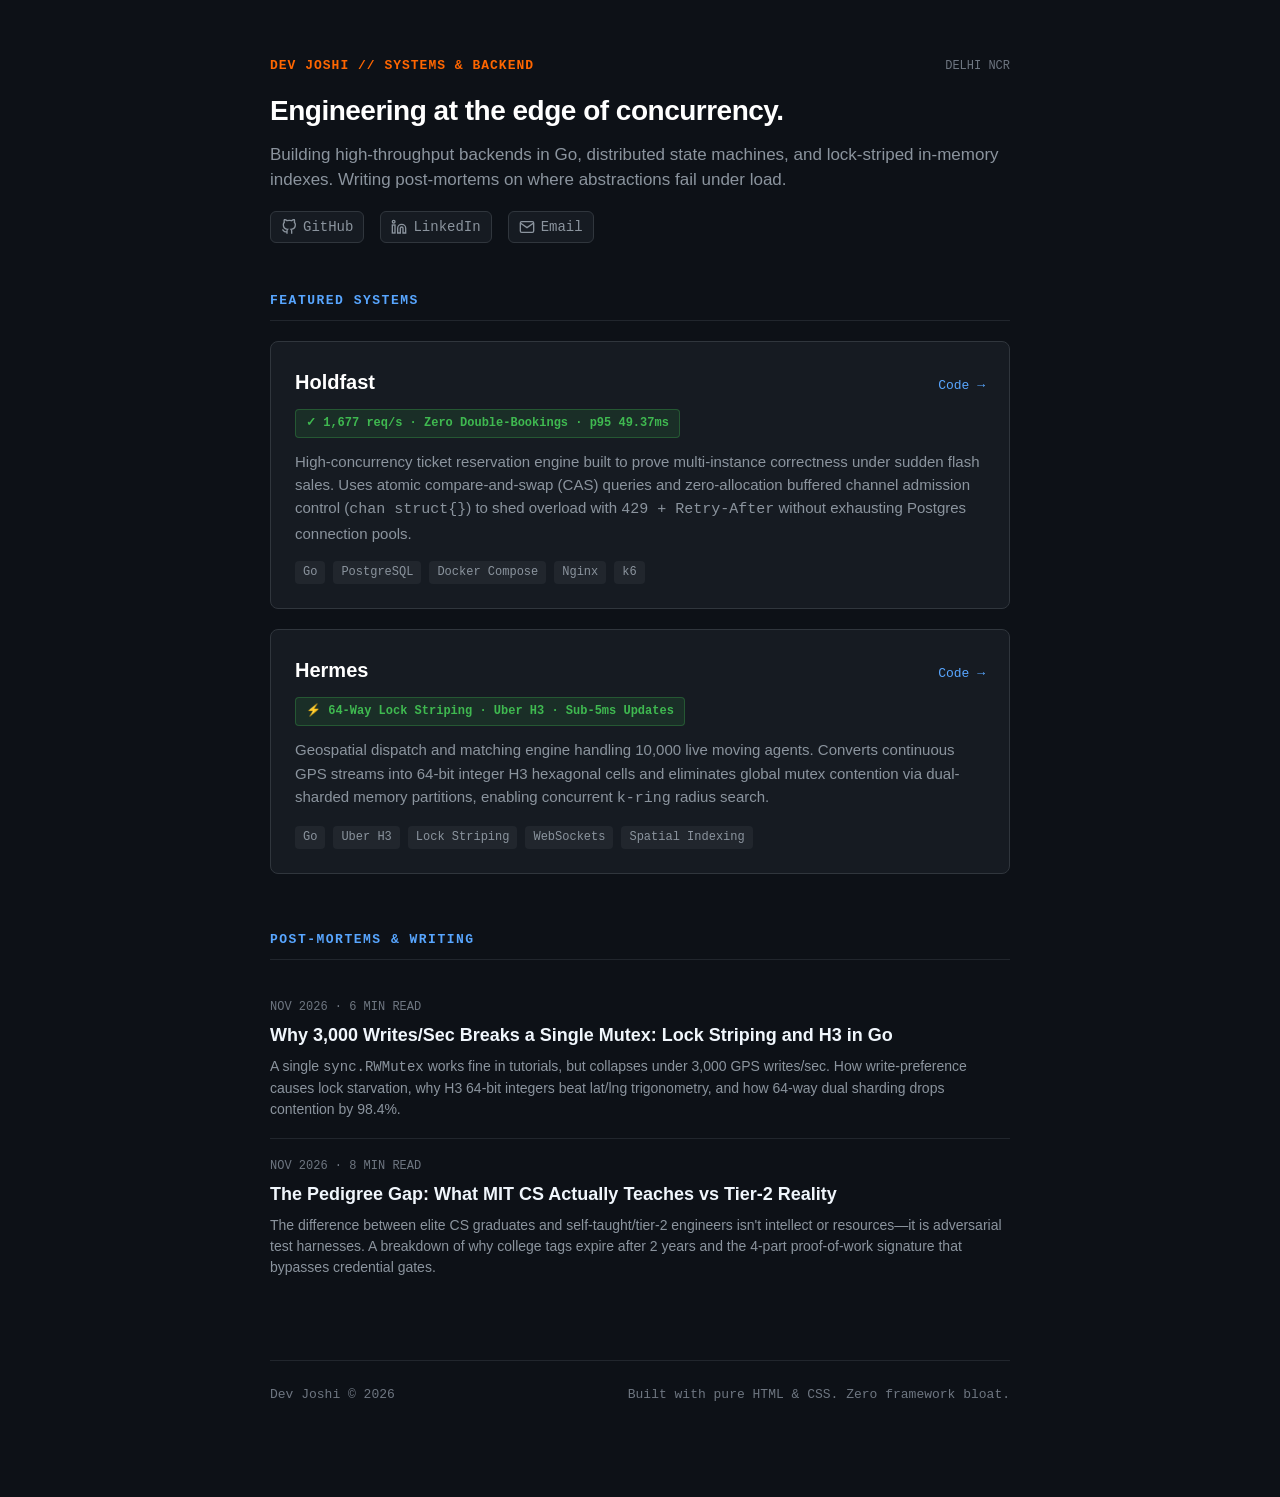
<file: index.html>
<!DOCTYPE html>
<html lang="en">
<head>
  <meta charset="UTF-8">
  <meta name="viewport" content="width=device-width, initial-scale=1.0">
  <title>Dev Joshi — Systems & Backend Engineer</title>
  <meta name="description" content="Personal engineering blog and portfolio of Dev Joshi. High-concurrency systems, spatial indexing, Go, and distributed backend architecture.">
  <link rel="stylesheet" href="style.css">
</head>
<body>
  <div class="container">
    <header>
      <div style="display:flex; justify-content:space-between; align-items:center; margin-bottom:12px;">
        <span style="font-family:var(--font-mono); font-size:13px; color:#ff6600; font-weight:700; letter-spacing:1px;">DEV JOSHI // SYSTEMS & BACKEND</span>
        <span style="font-family:var(--font-mono); font-size:12px; color:var(--text-dim);">DELHI NCR</span>
      </div>
      <h1 class="intro-title">Engineering at the edge of concurrency.</h1>
      <p class="intro-subtitle">
        Building high-throughput backends in Go, distributed state machines, and lock-striped in-memory indexes. Writing post-mortems on where abstractions fail under load.
      </p>

      <div class="social-links">
        <a href="https://github.com/devjoshixo" target="_blank" class="social-link">
          <svg width="16" height="16" viewBox="0 0 24 24" fill="none" stroke="currentColor" stroke-width="2"><path d="M9 19c-5 1.5-5-2.5-7-3m14 6v-3.87a3.37 3.37 0 0 0-.94-2.61c3.14-.35 6.44-1.54 6.44-7A5.44 5.44 0 0 0 20 4.77 5.07 5.07 0 0 0 19.91 1S18.73.65 16 2.48a13.38 13.38 0 0 0-7 0C6.27.65 5.09 1 5.09 1A5.07 5.07 0 0 0 5 4.77a5.44 5.44 0 0 0-1.5 3.78c0 5.42 3.3 6.61 6.44 7A3.37 3.37 0 0 0 9 18.13V22"></path></svg>
          GitHub
        </a>
        <a href="https://linkedin.com/in/devjoshixo" target="_blank" class="social-link">
          <svg width="16" height="16" viewBox="0 0 24 24" fill="none" stroke="currentColor" stroke-width="2"><path d="M16 8a6 6 0 0 1 6 6v7h-4v-7a2 2 0 0 0-2-2 2 2 0 0 0-2 2v7h-4v-7a6 6 0 0 1 6-6z"></path><rect x="2" y="9" width="4" height="12"></rect><circle cx="4" cy="4" r="2"></circle></svg>
          LinkedIn
        </a>
        <a href="mailto:djoshi923@gmail.com" class="social-link">
          <svg width="16" height="16" viewBox="0 0 24 24" fill="none" stroke="currentColor" stroke-width="2"><path d="M4 4h16c1.1 0 2 .9 2 2v12c0 1.1-.9 2-2 2H4c-1.1 0-2-.9-2-2V6c0-1.1.9-2 2-2z"></path><polyline points="22,6 12,13 2,6"></polyline></svg>
          Email
        </a>
      </div>
    </header>

    <!-- Featured Projects -->
    <section>
      <div class="section-title">FEATURED SYSTEMS</div>

      <!-- Project 1: Holdfast -->
      <div class="project-card">
        <div class="project-header">
          <span class="project-name">Holdfast</span>
          <div class="project-links">
            <a href="https://github.com/devjoshixo/holdfast" target="_blank">Code &rarr;</a>
          </div>
        </div>
        <div class="metric-tag">✓ 1,677 req/s · Zero Double-Bookings · p95 49.37ms</div>
        <p class="project-desc">
          High-concurrency ticket reservation engine built to prove multi-instance correctness under sudden flash sales. Uses atomic compare-and-swap (CAS) queries and zero-allocation buffered channel admission control (<code>chan struct{}</code>) to shed overload with <code>429 + Retry-After</code> without exhausting Postgres connection pools.
        </p>
        <div class="tech-tags">
          <span class="tech-tag">Go</span>
          <span class="tech-tag">PostgreSQL</span>
          <span class="tech-tag">Docker Compose</span>
          <span class="tech-tag">Nginx</span>
          <span class="tech-tag">k6</span>
        </div>
      </div>

      <!-- Project 2: Hermes -->
      <div class="project-card">
        <div class="project-header">
          <span class="project-name">Hermes</span>
          <div class="project-links">
            <a href="https://github.com/devjoshixo/hermes" target="_blank">Code &rarr;</a>
          </div>
        </div>
        <div class="metric-tag">⚡ 64-Way Lock Striping · Uber H3 · Sub-5ms Updates</div>
        <p class="project-desc">
          Geospatial dispatch and matching engine handling 10,000 live moving agents. Converts continuous GPS streams into 64-bit integer H3 hexagonal cells and eliminates global mutex contention via dual-sharded memory partitions, enabling concurrent <code>k-ring</code> radius search.
        </p>
        <div class="tech-tags">
          <span class="tech-tag">Go</span>
          <span class="tech-tag">Uber H3</span>
          <span class="tech-tag">Lock Striping</span>
          <span class="tech-tag">WebSockets</span>
          <span class="tech-tag">Spatial Indexing</span>
        </div>
      </div>
    </section>

    <!-- Technical Writing / Essays -->
    <section>
      <div class="section-title">POST-MORTEMS & WRITING</div>

      <div class="article-item">
        <div class="article-date">NOV 2026 · 6 MIN READ</div>
        <a href="posts/why-3000-writes-per-second-breaks-single-mutex.html" class="article-title">
          Why 3,000 Writes/Sec Breaks a Single Mutex: Lock Striping and H3 in Go
        </a>
        <p class="article-summary">
          A single <code>sync.RWMutex</code> works fine in tutorials, but collapses under 3,000 GPS writes/sec. How write-preference causes lock starvation, why H3 64-bit integers beat lat/lng trigonometry, and how 64-way dual sharding drops contention by 98.4%.
        </p>
      </div>

      <div class="article-item">
        <div class="article-date">NOV 2026 · 8 MIN READ</div>
        <a href="posts/the-pedigree-gap.html" class="article-title">
          The Pedigree Gap: What MIT CS Actually Teaches vs Tier-2 Reality
        </a>
        <p class="article-summary">
          The difference between elite CS graduates and self-taught/tier-2 engineers isn't intellect or resources—it is adversarial test harnesses. A breakdown of why college tags expire after 2 years and the 4-part proof-of-work signature that bypasses credential gates.
        </p>
      </div>
    </section>

    <footer>
      <span>Dev Joshi &copy; 2026</span>
      <span>Built with pure HTML & CSS. Zero framework bloat.</span>
    </footer>
  </div>
</body>
</html>
</file>
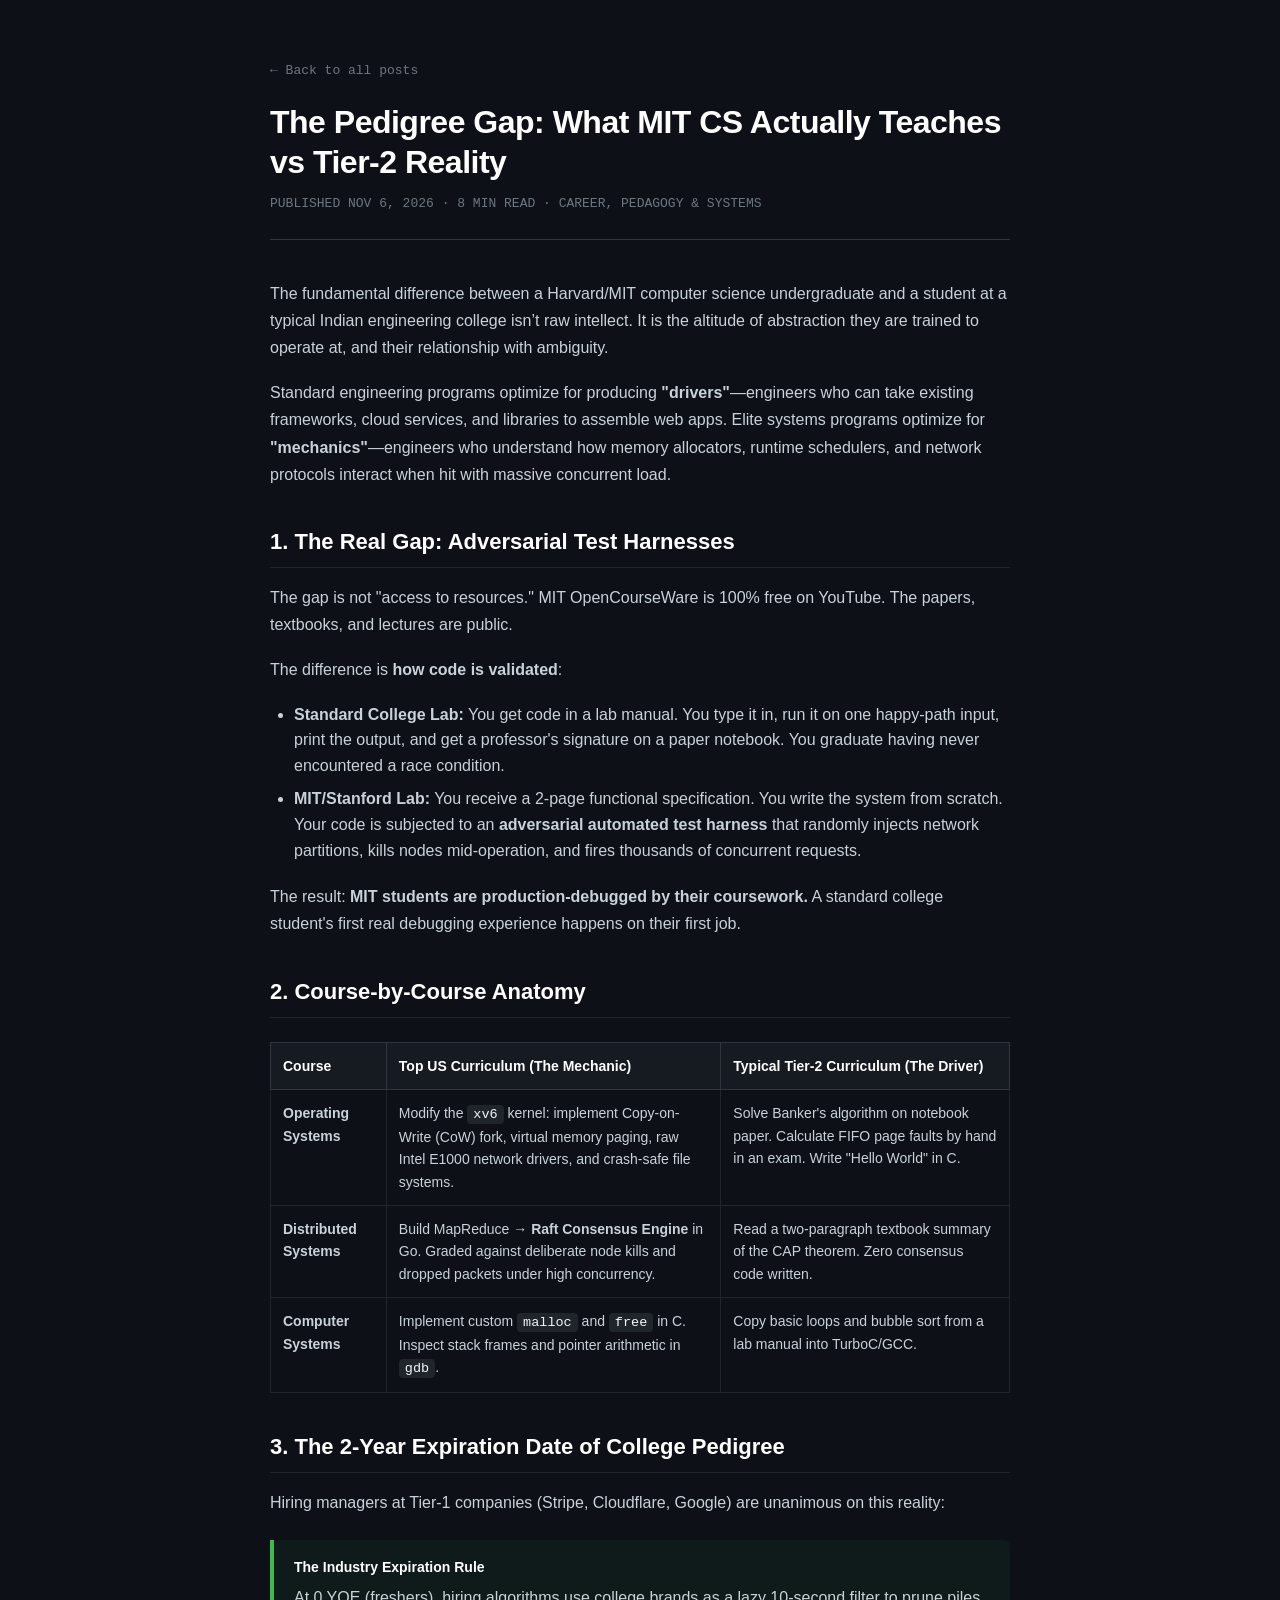
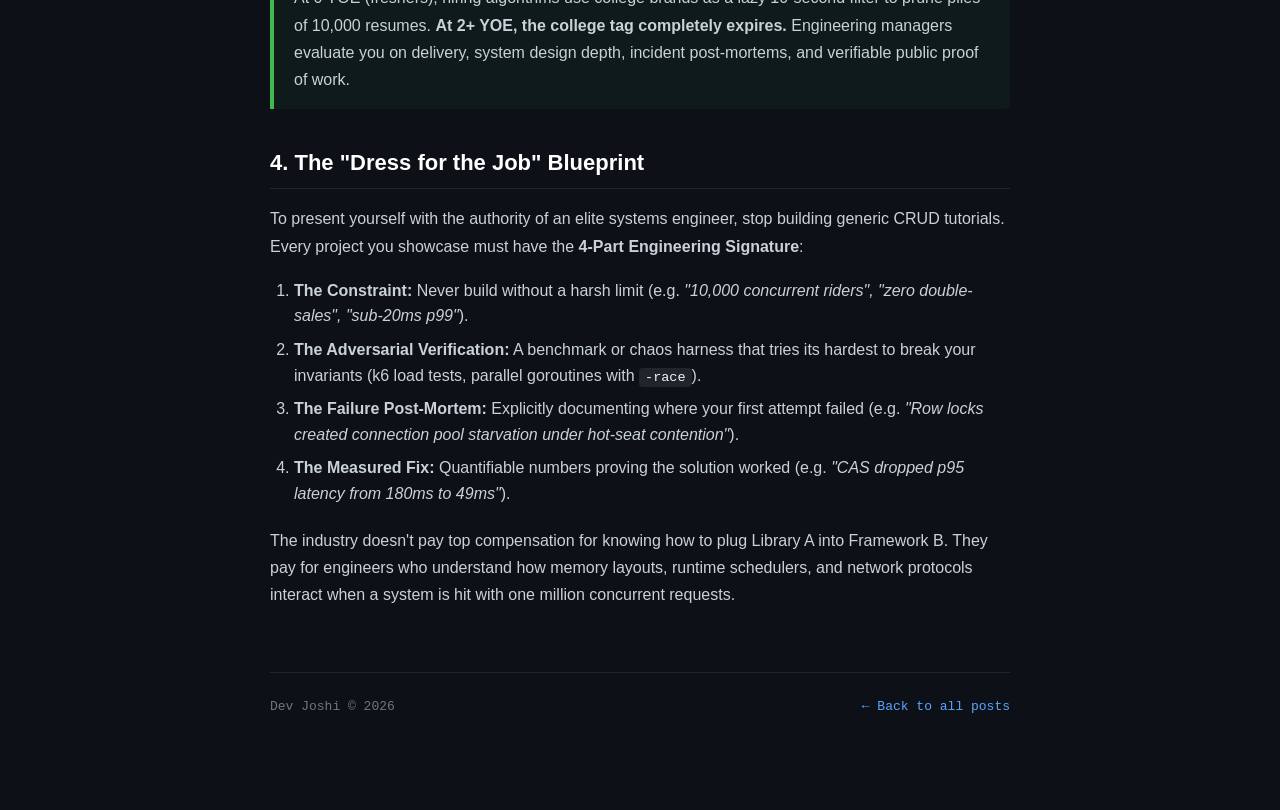
<file: posts/the-pedigree-gap.html>
<!DOCTYPE html>
<html lang="en">
<head>
  <meta charset="UTF-8">
  <meta name="viewport" content="width=device-width, initial-scale=1.0">
  <title>The Pedigree Gap: What MIT CS Actually Teaches vs Tier-2 Reality — Dev Joshi</title>
  <link rel="stylesheet" href="../style.css">
  <style>
    .comparison-table {
      width: 100%;
      border-collapse: collapse;
      margin: 24px 0;
      font-size: 14px;
    }
    .comparison-table th {
      background: #161b22;
      color: #fff;
      padding: 12px;
      text-align: left;
      border: 1px solid var(--border);
    }
    .comparison-table td {
      padding: 12px;
      border: 1px solid var(--border-muted);
      color: #c9d1d9;
      vertical-align: top;
    }
  </style>
</head>
<body>
  <div class="container">
    <a href="../index.html" class="back-link">&larr; Back to all posts</a>

    <article class="post-content">
      <header class="post-header">
        <h1 class="post-title">The Pedigree Gap: What MIT CS Actually Teaches vs Tier-2 Reality</h1>
        <div class="post-meta">PUBLISHED NOV 6, 2026 · 8 MIN READ · CAREER, PEDAGOGY & SYSTEMS</div>
      </header>

      <p>
        The fundamental difference between a Harvard/MIT computer science undergraduate and a student at a typical Indian engineering college isn’t raw intellect. It is the altitude of abstraction they are trained to operate at, and their relationship with ambiguity.
      </p>

      <p>
        Standard engineering programs optimize for producing <strong>"drivers"</strong>—engineers who can take existing frameworks, cloud services, and libraries to assemble web apps. Elite systems programs optimize for <strong>"mechanics"</strong>—engineers who understand how memory allocators, runtime schedulers, and network protocols interact when hit with massive concurrent load.
      </p>

      <h2>1. The Real Gap: Adversarial Test Harnesses</h2>
      <p>
        The gap is not "access to resources." MIT OpenCourseWare is 100% free on YouTube. The papers, textbooks, and lectures are public. 
      </p>
      <p>
        The difference is <strong>how code is validated</strong>:
      </p>

      <ul>
        <li><strong>Standard College Lab:</strong> You get code in a lab manual. You type it in, run it on one happy-path input, print the output, and get a professor's signature on a paper notebook. You graduate having never encountered a race condition.</li>
        <li><strong>MIT/Stanford Lab:</strong> You receive a 2-page functional specification. You write the system from scratch. Your code is subjected to an <strong>adversarial automated test harness</strong> that randomly injects network partitions, kills nodes mid-operation, and fires thousands of concurrent requests.</li>
      </ul>

      <p>
        The result: <strong>MIT students are production-debugged by their coursework.</strong> A standard college student's first real debugging experience happens on their first job.
      </p>

      <h2>2. Course-by-Course Anatomy</h2>

      <table class="comparison-table">
        <thead>
          <tr>
            <th>Course</th>
            <th>Top US Curriculum (The Mechanic)</th>
            <th>Typical Tier-2 Curriculum (The Driver)</th>
          </tr>
        </thead>
        <tbody>
          <tr>
            <td><strong>Operating Systems</strong></td>
            <td>Modify the <code>xv6</code> kernel: implement Copy-on-Write (CoW) fork, virtual memory paging, raw Intel E1000 network drivers, and crash-safe file systems.</td>
            <td>Solve Banker's algorithm on notebook paper. Calculate FIFO page faults by hand in an exam. Write "Hello World" in C.</td>
          </tr>
          <tr>
            <td><strong>Distributed Systems</strong></td>
            <td>Build MapReduce &rarr; <strong>Raft Consensus Engine</strong> in Go. Graded against deliberate node kills and dropped packets under high concurrency.</td>
            <td>Read a two-paragraph textbook summary of the CAP theorem. Zero consensus code written.</td>
          </tr>
          <tr>
            <td><strong>Computer Systems</strong></td>
            <td>Implement custom <code>malloc</code> and <code>free</code> in C. Inspect stack frames and pointer arithmetic in <code>gdb</code>.</td>
            <td>Copy basic loops and bubble sort from a lab manual into TurboC/GCC.</td>
          </tr>
        </tbody>
      </table>

      <h2>3. The 2-Year Expiration Date of College Pedigree</h2>
      <p>
        Hiring managers at Tier-1 companies (Stripe, Cloudflare, Google) are unanimous on this reality:
      </p>

      <div class="callout green">
        <div class="callout-title">The Industry Expiration Rule</div>
        <p style="margin:0;">
          At 0 YOE (freshers), hiring algorithms use college brands as a lazy 10-second filter to prune piles of 10,000 resumes. 
          <strong>At 2+ YOE, the college tag completely expires.</strong> Engineering managers evaluate you on delivery, system design depth, incident post-mortems, and verifiable public proof of work.
        </p>
      </div>

      <h2>4. The "Dress for the Job" Blueprint</h2>
      <p>
        To present yourself with the authority of an elite systems engineer, stop building generic CRUD tutorials. Every project you showcase must have the <strong>4-Part Engineering Signature</strong>:
      </p>

      <ol>
        <li><strong>The Constraint:</strong> Never build without a harsh limit (e.g. <em>"10,000 concurrent riders", "zero double-sales", "sub-20ms p99"</em>).</li>
        <li><strong>The Adversarial Verification:</strong> A benchmark or chaos harness that tries its hardest to break your invariants (k6 load tests, parallel goroutines with <code>-race</code>).</li>
        <li><strong>The Failure Post-Mortem:</strong> Explicitly documenting where your first attempt failed (e.g. <em>"Row locks created connection pool starvation under hot-seat contention"</em>).</li>
        <li><strong>The Measured Fix:</strong> Quantifiable numbers proving the solution worked (e.g. <em>"CAS dropped p95 latency from 180ms to 49ms"</em>).</li>
      </ol>

      <p>
        The industry doesn't pay top compensation for knowing how to plug Library A into Framework B. They pay for engineers who understand how memory layouts, runtime schedulers, and network protocols interact when a system is hit with one million concurrent requests.
      </p>
    </article>

    <footer>
      <span>Dev Joshi &copy; 2026</span>
      <a href="../index.html">&larr; Back to all posts</a>
    </footer>
  </div>
</body>
</html>
</file>
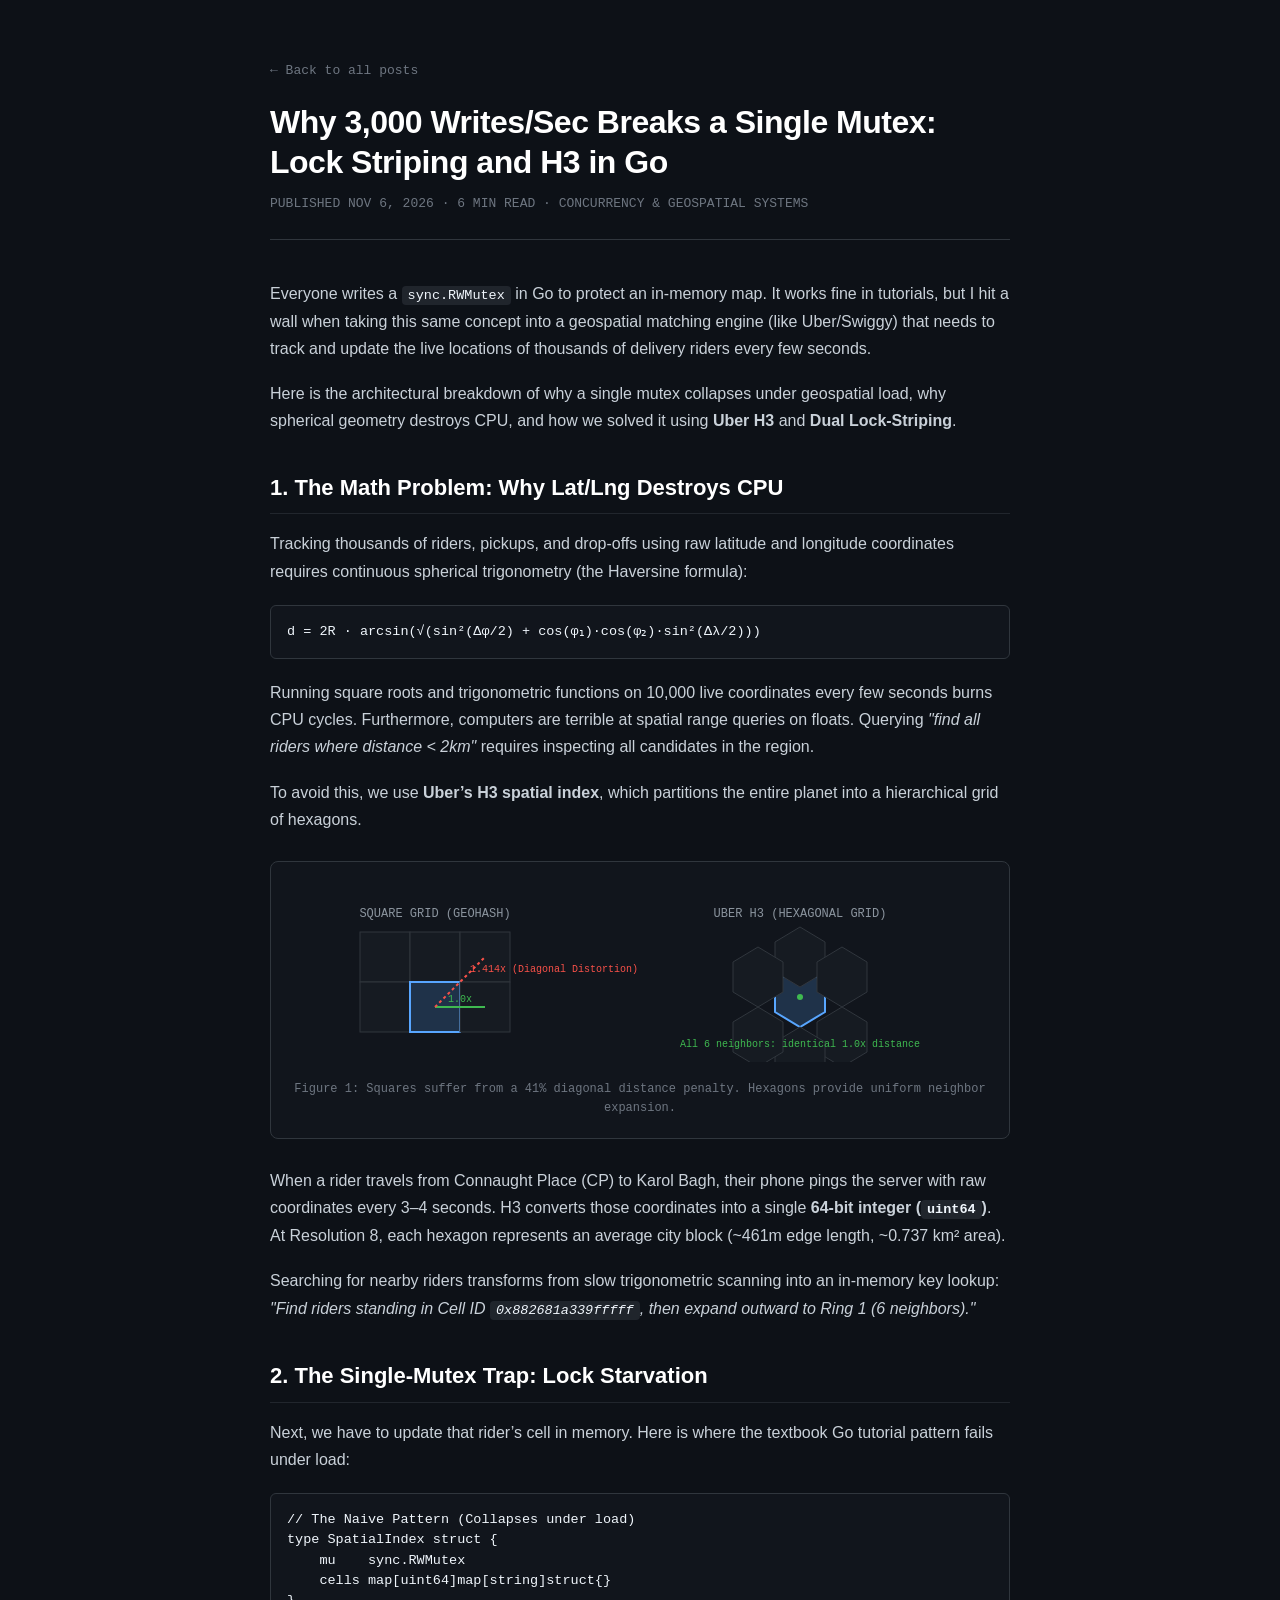
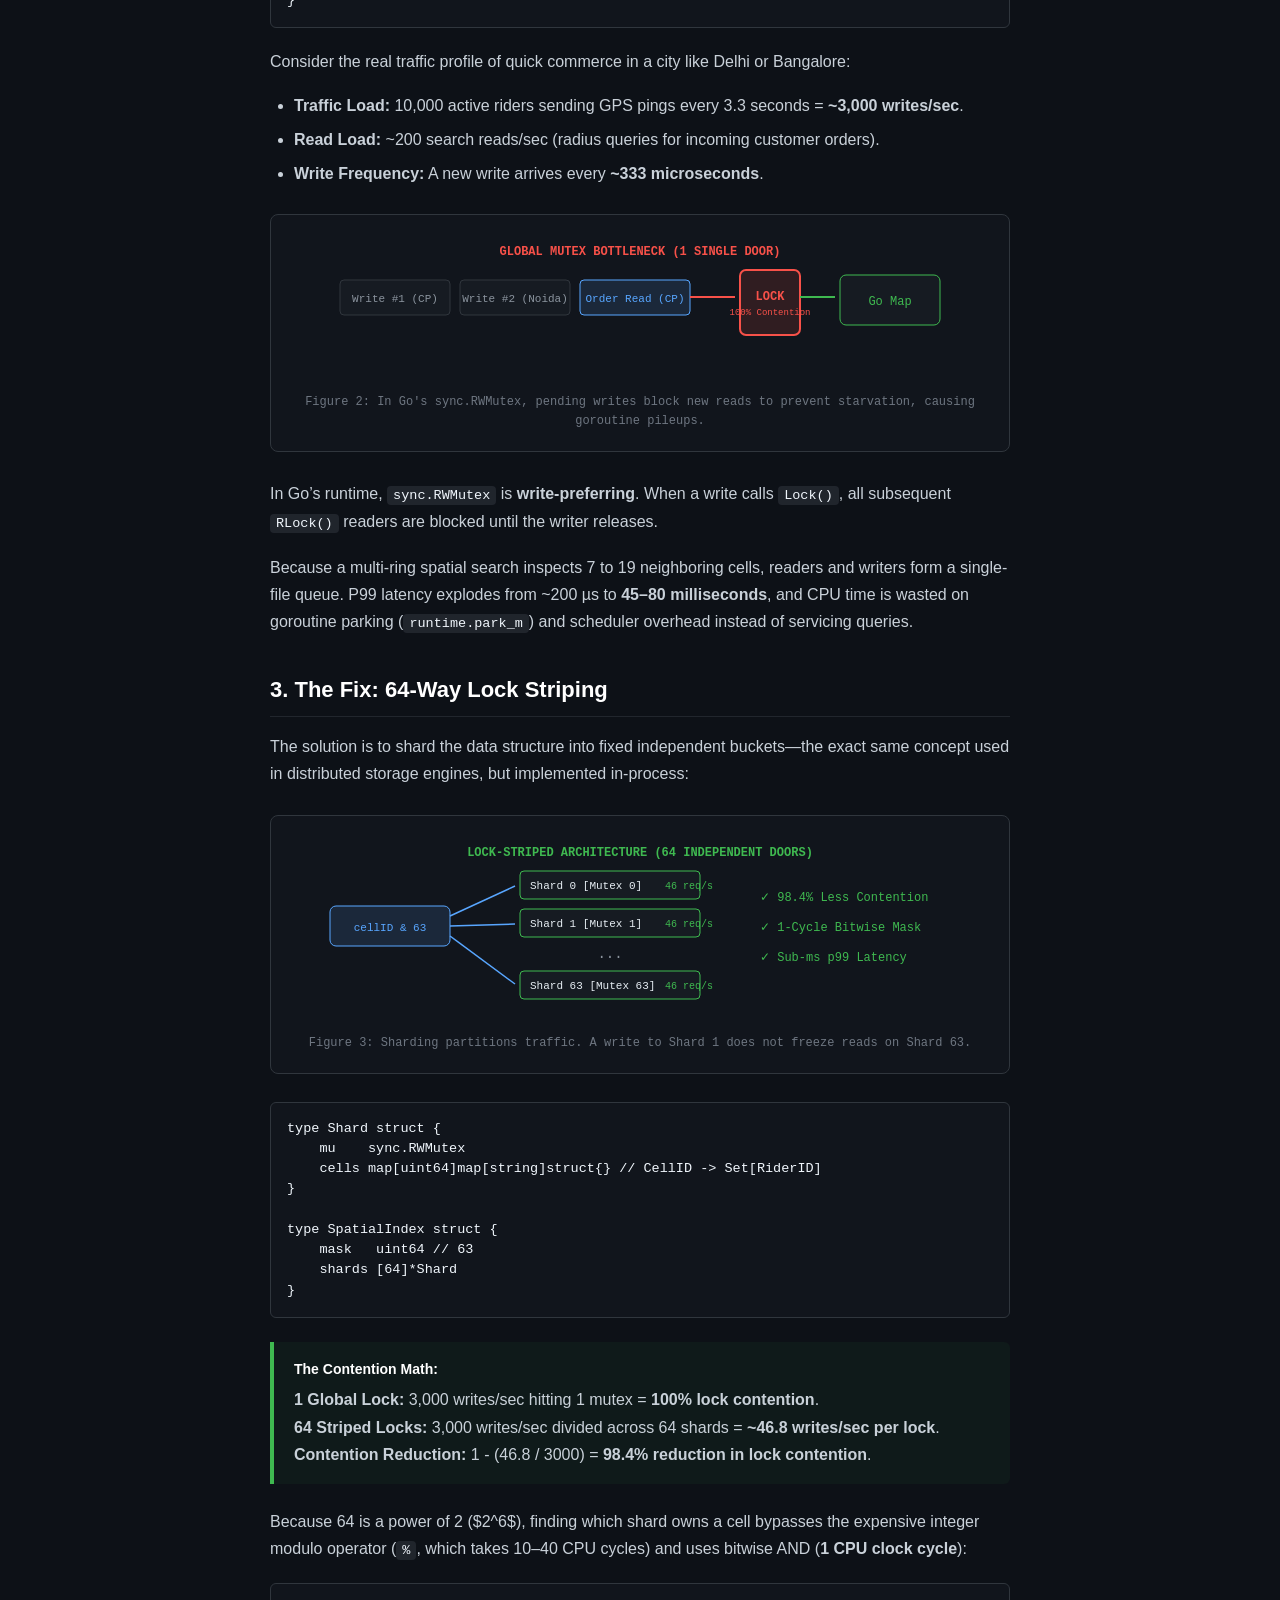
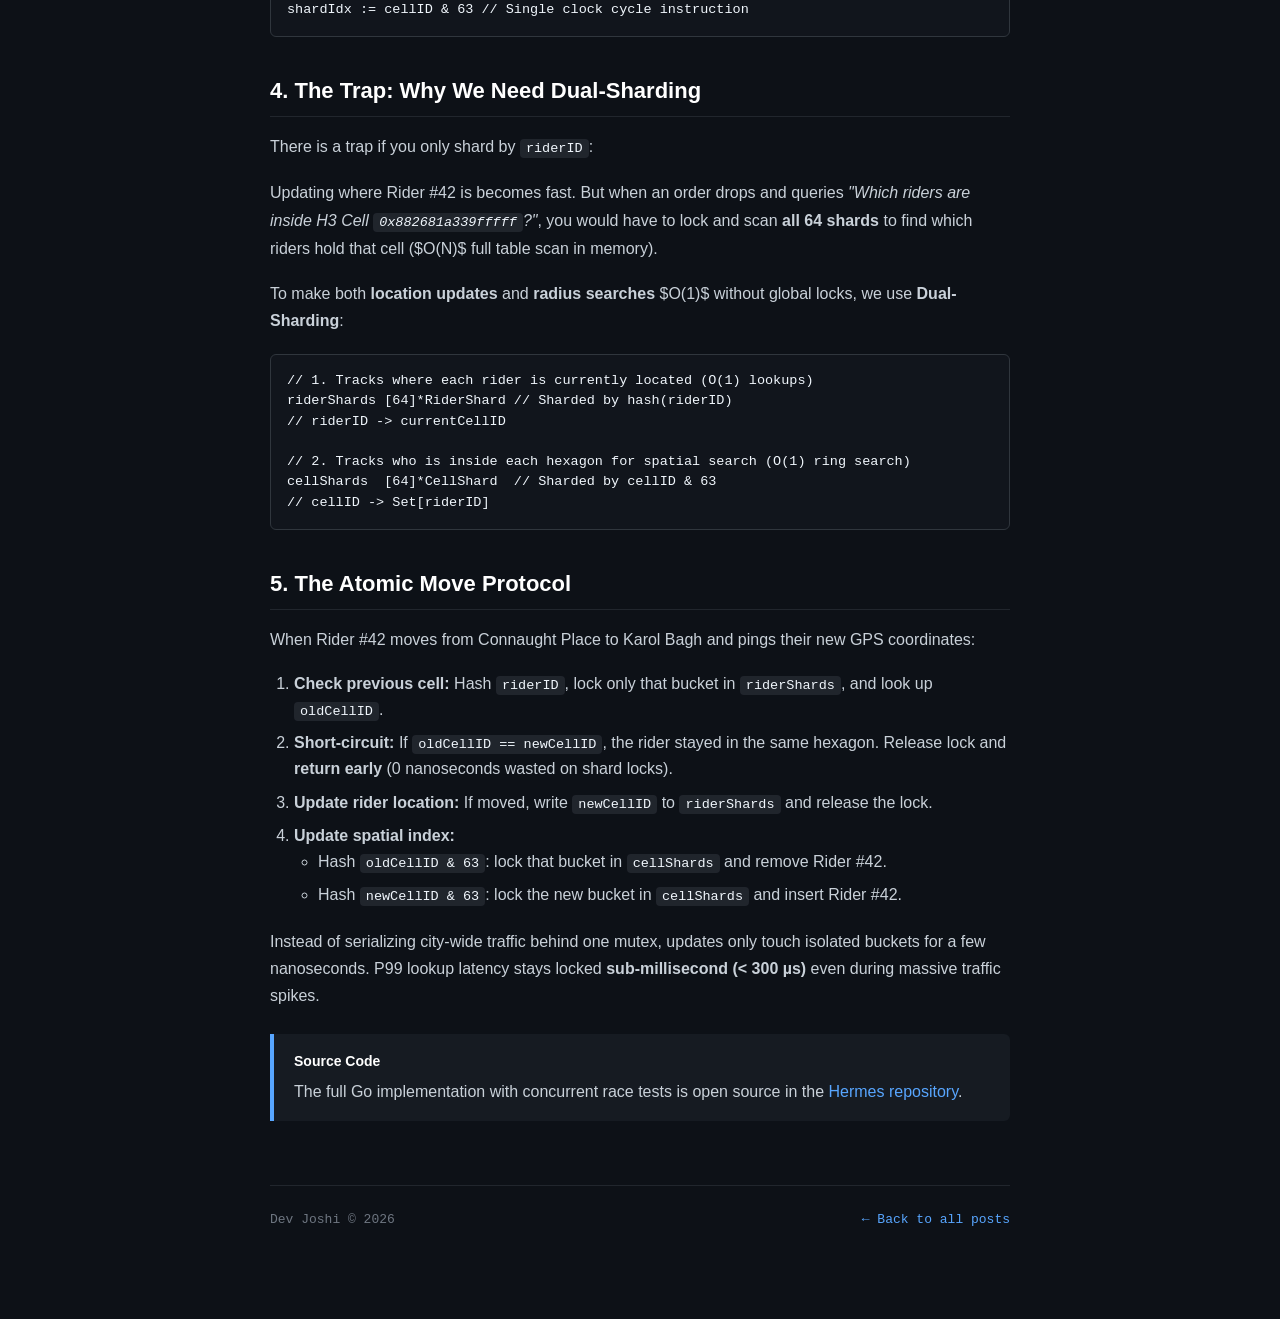
<file: posts/why-3000-writes-per-second-breaks-single-mutex.html>
<!DOCTYPE html>
<html lang="en">
<head>
  <meta charset="UTF-8">
  <meta name="viewport" content="width=device-width, initial-scale=1.0">
  <title>Why 3,000 Writes/Sec Breaks a Single Mutex: Lock Striping and H3 in Go — Dev Joshi</title>
  <link rel="stylesheet" href="../style.css">
  <style>
    .svg-diagram {
      background: #11151c;
      border: 1px solid var(--border);
      border-radius: 8px;
      padding: 20px;
      margin: 28px 0;
      text-align: center;
    }
    .svg-caption {
      font-family: var(--font-mono);
      font-size: 12px;
      color: var(--text-dim);
      margin-top: 10px;
    }
  </style>
</head>
<body>
  <div class="container">
    <a href="../index.html" class="back-link">&larr; Back to all posts</a>

    <article class="post-content">
      <header class="post-header">
        <h1 class="post-title">Why 3,000 Writes/Sec Breaks a Single Mutex: Lock Striping and H3 in Go</h1>
        <div class="post-meta">PUBLISHED NOV 6, 2026 · 6 MIN READ · CONCURRENCY & GEOSPATIAL SYSTEMS</div>
      </header>

      <p>
        Everyone writes a <code>sync.RWMutex</code> in Go to protect an in-memory map. It works fine in tutorials, but I hit a wall when taking this same concept into a geospatial matching engine (like Uber/Swiggy) that needs to track and update the live locations of thousands of delivery riders every few seconds.
      </p>

      <p>
        Here is the architectural breakdown of why a single mutex collapses under geospatial load, why spherical geometry destroys CPU, and how we solved it using <strong>Uber H3</strong> and <strong>Dual Lock-Striping</strong>.
      </p>

      <h2>1. The Math Problem: Why Lat/Lng Destroys CPU</h2>
      <p>
        Tracking thousands of riders, pickups, and drop-offs using raw latitude and longitude coordinates requires continuous spherical trigonometry (the Haversine formula):
      </p>

      <pre><code>d = 2R · arcsin(√(sin²(Δφ/2) + cos(φ₁)·cos(φ₂)·sin²(Δλ/2)))</code></pre>

      <p>
        Running square roots and trigonometric functions on 10,000 live coordinates every few seconds burns CPU cycles. Furthermore, computers are terrible at spatial range queries on floats. Querying <em>"find all riders where distance &lt; 2km"</em> requires inspecting all candidates in the region.
      </p>

      <p>
        To avoid this, we use <strong>Uber’s H3 spatial index</strong>, which partitions the entire planet into a hierarchical grid of hexagons.
      </p>

      <!-- SVG Diagram 1: Squares vs Hexagons -->
      <div class="svg-diagram">
        <svg viewBox="0 0 680 180" width="100%" height="180" xmlns="http://www.w3.org/2000/svg">
          <!-- Square Grid -->
          <g transform="translate(60, 20)">
            <text x="75" y="15" fill="#8b949e" font-family="monospace" font-size="12" text-anchor="middle">SQUARE GRID (GEOHASH)</text>
            <rect x="0" y="30" width="50" height="50" fill="#161b22" stroke="#30363d"/>
            <rect x="50" y="30" width="50" height="50" fill="#161b22" stroke="#30363d"/>
            <rect x="100" y="30" width="50" height="50" fill="#161b22" stroke="#30363d"/>
            <rect x="0" y="80" width="50" height="50" fill="#161b22" stroke="#30363d"/>
            <rect x="50" y="80" width="50" height="50" fill="#58a6ff33" stroke="#58a6ff" stroke-width="2"/>
            <rect x="100" y="80" width="50" height="50" fill="#161b22" stroke="#30363d"/>
            <line x1="75" y1="105" x2="125" y2="105" stroke="#3fb950" stroke-width="2"/>
            <text x="100" y="100" fill="#3fb950" font-family="monospace" font-size="10" text-anchor="middle">1.0x</text>
            <line x1="75" y1="105" x2="125" y2="55" stroke="#f85149" stroke-width="2" stroke-dasharray="3,3"/>
            <text x="110" y="70" fill="#f85149" font-family="monospace" font-size="10">1.414x (Diagonal Distortion)</text>
          </g>

          <!-- Hex Grid -->
          <g transform="translate(390, 20)">
            <text x="110" y="15" fill="#8b949e" font-family="monospace" font-size="12" text-anchor="middle">UBER H3 (HEXAGONAL GRID)</text>
            <!-- Center Hexagon -->
            <polygon points="110,65 135,80 135,110 110,125 85,110 85,80" fill="#58a6ff33" stroke="#58a6ff" stroke-width="2"/>
            <!-- Surrounding Hexagons -->
            <polygon points="110,25 135,40 135,70 110,85 85,70 85,40" fill="#161b22" stroke="#30363d"/>
            <polygon points="152,45 177,60 177,90 152,105 127,90 127,60" fill="#161b22" stroke="#30363d"/>
            <polygon points="152,105 177,120 177,150 152,165 127,150 127,120" fill="#161b22" stroke="#30363d"/>
            <polygon points="110,125 135,140 135,170 110,185 85,170 85,140" fill="#161b22" stroke="#30363d"/>
            <polygon points="68,105 93,120 93,150 68,165 43,150 43,120" fill="#161b22" stroke="#30363d"/>
            <polygon points="68,45 93,60 93,90 68,105 43,90 43,60" fill="#161b22" stroke="#30363d"/>
            <circle cx="110" cy="95" r="3" fill="#3fb950"/>
            <text x="110" y="145" fill="#3fb950" font-family="monospace" font-size="10" text-anchor="middle">All 6 neighbors: identical 1.0x distance</text>
          </g>
        </svg>
        <div class="svg-caption">Figure 1: Squares suffer from a 41% diagonal distance penalty. Hexagons provide uniform neighbor expansion.</div>
      </div>

      <p>
        When a rider travels from Connaught Place (CP) to Karol Bagh, their phone pings the server with raw coordinates every 3–4 seconds. H3 converts those coordinates into a single <strong>64-bit integer (<code>uint64</code>)</strong>. At Resolution 8, each hexagon represents an average city block (~461m edge length, ~0.737 km² area).
      </p>

      <p>
        Searching for nearby riders transforms from slow trigonometric scanning into an in-memory key lookup: <em>"Find riders standing in Cell ID <code>0x882681a339fffff</code>, then expand outward to Ring 1 (6 neighbors)."</em>
      </p>

      <h2>2. The Single-Mutex Trap: Lock Starvation</h2>
      <p>
        Next, we have to update that rider’s cell in memory. Here is where the textbook Go tutorial pattern fails under load:
      </p>

      <pre><code>// The Naive Pattern (Collapses under load)
type SpatialIndex struct {
    mu    sync.RWMutex
    cells map[uint64]map[string]struct{}
}</code></pre>

      <p>
        Consider the real traffic profile of quick commerce in a city like Delhi or Bangalore:
      </p>

      <ul>
        <li><strong>Traffic Load:</strong> 10,000 active riders sending GPS pings every 3.3 seconds = <strong>~3,000 writes/sec</strong>.</li>
        <li><strong>Read Load:</strong> ~200 search reads/sec (radius queries for incoming customer orders).</li>
        <li><strong>Write Frequency:</strong> A new write arrives every <strong>~333 microseconds</strong>.</li>
      </ul>

      <!-- SVG Diagram 2: Lock Contention Queue -->
      <div class="svg-diagram">
        <svg viewBox="0 0 680 140" width="100%" height="140" xmlns="http://www.w3.org/2000/svg">
          <text x="340" y="20" fill="#f85149" font-family="monospace" font-size="12" font-weight="bold" text-anchor="middle">GLOBAL MUTEX BOTTLENECK (1 SINGLE DOOR)</text>
          
          <!-- Incoming Goroutines -->
          <rect x="40" y="45" width="110" height="35" rx="4" fill="#161b22" stroke="#30363d"/>
          <text x="95" y="67" fill="#8b949e" font-family="monospace" font-size="11" text-anchor="middle">Write #1 (CP)</text>

          <rect x="160" y="45" width="110" height="35" rx="4" fill="#161b22" stroke="#30363d"/>
          <text x="215" y="67" fill="#8b949e" font-family="monospace" font-size="11" text-anchor="middle">Write #2 (Noida)</text>

          <rect x="280" y="45" width="110" height="35" rx="4" fill="#58a6ff22" stroke="#58a6ff"/>
          <text x="335" y="67" fill="#58a6ff" font-family="monospace" font-size="11" text-anchor="middle">Order Read (CP)</text>

          <!-- Single Lock Barrier -->
          <rect x="440" y="35" width="60" height="65" rx="6" fill="#f8514922" stroke="#f85149" stroke-width="2"/>
          <text x="470" y="65" fill="#f85149" font-family="monospace" font-size="12" font-weight="bold" text-anchor="middle">LOCK</text>
          <text x="470" y="80" fill="#f85149" font-family="monospace" font-size="9" text-anchor="middle">100% Contention</text>

          <!-- Database/Map -->
          <rect x="540" y="40" width="100" height="50" rx="6" fill="#161b22" stroke="#3fb950"/>
          <text x="590" y="70" fill="#3fb950" font-family="monospace" font-size="12" text-anchor="middle">Go Map</text>
          
          <line x1="390" y1="62" x2="435" y2="62" stroke="#f85149" stroke-width="2" marker-end="url(#arrow)"/>
          <line x1="500" y1="62" x2="535" y2="62" stroke="#3fb950" stroke-width="2"/>
        </svg>
        <div class="svg-caption">Figure 2: In Go's sync.RWMutex, pending writes block new reads to prevent starvation, causing goroutine pileups.</div>
      </div>

      <p>
        In Go’s runtime, <code>sync.RWMutex</code> is <strong>write-preferring</strong>. When a write calls <code>Lock()</code>, all subsequent <code>RLock()</code> readers are blocked until the writer releases.
      </p>

      <p>
        Because a multi-ring spatial search inspects 7 to 19 neighboring cells, readers and writers form a single-file queue. 
        P99 latency explodes from ~200 µs to <strong>45–80 milliseconds</strong>, and CPU time is wasted on goroutine parking (<code>runtime.park_m</code>) and scheduler overhead instead of servicing queries.
      </p>

      <h2>3. The Fix: 64-Way Lock Striping</h2>
      <p>
        The solution is to shard the data structure into fixed independent buckets—the exact same concept used in distributed storage engines, but implemented in-process:
      </p>

      <!-- SVG Diagram 3: Sharded Architecture -->
      <div class="svg-diagram">
        <svg viewBox="0 0 680 180" width="100%" height="180" xmlns="http://www.w3.org/2000/svg">
          <text x="340" y="20" fill="#3fb950" font-family="monospace" font-size="12" font-weight="bold" text-anchor="middle">LOCK-STRIPED ARCHITECTURE (64 INDEPENDENT DOORS)</text>

          <!-- Input Router -->
          <rect x="30" y="70" width="120" height="40" rx="6" fill="#58a6ff22" stroke="#58a6ff"/>
          <text x="90" y="95" fill="#58a6ff" font-family="monospace" font-size="11" text-anchor="middle">cellID & 63</text>

          <!-- Shards -->
          <g transform="translate(220, 35)">
            <rect x="0" y="0" width="180" height="28" rx="4" fill="#161b22" stroke="#3fb950"/>
            <text x="10" y="18" fill="#e6edf3" font-family="monospace" font-size="11">Shard 0  [Mutex 0]</text>
            <text x="145" y="18" fill="#3fb950" font-family="monospace" font-size="10">46 req/s</text>

            <rect x="0" y="38" width="180" height="28" rx="4" fill="#161b22" stroke="#3fb950"/>
            <text x="10" y="56" fill="#e6edf3" font-family="monospace" font-size="11">Shard 1  [Mutex 1]</text>
            <text x="145" y="56" fill="#3fb950" font-family="monospace" font-size="10">46 req/s</text>

            <text x="90" y="90" fill="#8b949e" font-family="monospace" font-size="14" text-anchor="middle">···</text>

            <rect x="0" y="100" width="180" height="28" rx="4" fill="#161b22" stroke="#3fb950"/>
            <text x="10" y="118" fill="#e6edf3" font-family="monospace" font-size="11">Shard 63 [Mutex 63]</text>
            <text x="145" y="118" fill="#3fb950" font-family="monospace" font-size="10">46 req/s</text>
          </g>

          <line x1="150" y1="80" x2="215" y2="50" stroke="#58a6ff" stroke-width="1.5"/>
          <line x1="150" y1="90" x2="215" y2="88" stroke="#58a6ff" stroke-width="1.5"/>
          <line x1="150" y1="100" x2="215" y2="148" stroke="#58a6ff" stroke-width="1.5"/>

          <!-- Benefits -->
          <g transform="translate(460, 45)">
            <text x="0" y="20" fill="#3fb950" font-family="monospace" font-size="12">✓ 98.4% Less Contention</text>
            <text x="0" y="50" fill="#3fb950" font-family="monospace" font-size="12">✓ 1-Cycle Bitwise Mask</text>
            <text x="0" y="80" fill="#3fb950" font-family="monospace" font-size="12">✓ Sub-ms p99 Latency</text>
          </g>
        </svg>
        <div class="svg-caption">Figure 3: Sharding partitions traffic. A write to Shard 1 does not freeze reads on Shard 63.</div>
      </div>

      <pre><code>type Shard struct {
    mu    sync.RWMutex
    cells map[uint64]map[string]struct{} // CellID -> Set[RiderID]
}

type SpatialIndex struct {
    mask   uint64 // 63
    shards [64]*Shard
}</code></pre>

      <div class="callout green">
        <div class="callout-title">The Contention Math:</div>
        <p style="margin:0;">
          <strong>1 Global Lock:</strong> 3,000 writes/sec hitting 1 mutex = <strong>100% lock contention</strong>.<br>
          <strong>64 Striped Locks:</strong> 3,000 writes/sec divided across 64 shards = <strong>~46.8 writes/sec per lock</strong>.<br>
          <strong>Contention Reduction:</strong> 1 - (46.8 / 3000) = <strong>98.4% reduction in lock contention</strong>.
        </p>
      </div>

      <p>
        Because 64 is a power of 2 ($2^6$), finding which shard owns a cell bypasses the expensive integer modulo operator (<code>%</code>, which takes 10–40 CPU cycles) and uses bitwise AND (<strong>1 CPU clock cycle</strong>):
      </p>

      <pre><code>shardIdx := cellID & 63 // Single clock cycle instruction</code></pre>

      <h2>4. The Trap: Why We Need Dual-Sharding</h2>
      <p>
        There is a trap if you only shard by <code>riderID</code>:
      </p>
      <p>
        Updating where Rider #42 is becomes fast. But when an order drops and queries <em>"Which riders are inside H3 Cell <code>0x882681a339fffff</code>?"</em>, you would have to lock and scan <strong>all 64 shards</strong> to find which riders hold that cell ($O(N)$ full table scan in memory).
      </p>

      <p>
        To make both <strong>location updates</strong> and <strong>radius searches</strong> $O(1)$ without global locks, we use <strong>Dual-Sharding</strong>:
      </p>

      <pre><code>// 1. Tracks where each rider is currently located (O(1) lookups)
riderShards [64]*RiderShard // Sharded by hash(riderID)
// riderID -> currentCellID

// 2. Tracks who is inside each hexagon for spatial search (O(1) ring search)
cellShards  [64]*CellShard  // Sharded by cellID & 63
// cellID -> Set[riderID]</code></pre>

      <h2>5. The Atomic Move Protocol</h2>
      <p>
        When Rider #42 moves from Connaught Place to Karol Bagh and pings their new GPS coordinates:
      </p>

      <ol>
        <li><strong>Check previous cell:</strong> Hash <code>riderID</code>, lock only that bucket in <code>riderShards</code>, and look up <code>oldCellID</code>.</li>
        <li><strong>Short-circuit:</strong> If <code>oldCellID == newCellID</code>, the rider stayed in the same hexagon. Release lock and <strong>return early</strong> (0 nanoseconds wasted on shard locks).</li>
        <li><strong>Update rider location:</strong> If moved, write <code>newCellID</code> to <code>riderShards</code> and release the lock.</li>
        <li><strong>Update spatial index:</strong>
          <ul>
            <li>Hash <code>oldCellID & 63</code>: lock that bucket in <code>cellShards</code> and remove Rider #42.</li>
            <li>Hash <code>newCellID & 63</code>: lock the new bucket in <code>cellShards</code> and insert Rider #42.</li>
          </ul>
        </li>
      </ol>

      <p>
        Instead of serializing city-wide traffic behind one mutex, updates only touch isolated buckets for a few nanoseconds. 
        P99 lookup latency stays locked <strong>sub-millisecond (&lt; 300 µs)</strong> even during massive traffic spikes.
      </p>

      <div class="callout">
        <div class="callout-title">Source Code</div>
        <p style="margin:0;">
          The full Go implementation with concurrent race tests is open source in the <a href="https://github.com/devjoshixo/hermes" target="_blank">Hermes repository</a>.
        </p>
      </div>
    </article>

    <footer>
      <span>Dev Joshi &copy; 2026</span>
      <a href="../index.html">&larr; Back to all posts</a>
    </footer>
  </div>
</body>
</html>
</file>
<file: style.css>
:root {
  --bg: #0d1117;
  --card-bg: #161b22;
  --card-hover: #1c2128;
  --border: #30363d;
  --border-muted: #21262d;
  --text-main: #f0f6fc;
  --text-muted: #8b949e;
  --text-dim: #6e7681;
  --accent: #58a6ff;
  --accent-soft: rgba(88, 166, 255, 0.12);
  --green: #3fb950;
  --green-soft: rgba(63, 185, 80, 0.12);
  --code-bg: #161b22;
  --font-sans: -apple-system, BlinkMacSystemFont, "Segoe UI", "Noto Sans", Helvetica, Arial, sans-serif;
  --font-mono: ui-monospace, SFMono-Regular, "SF Mono", Menlo, Consolas, monospace;
}

* { box-sizing: border-box; margin: 0; padding: 0; }

body {
  background-color: var(--bg);
  color: var(--text-main);
  font-family: var(--font-sans);
  line-height: 1.6;
  font-size: 16px;
  -webkit-font-smoothing: antialiased;
}

a {
  color: var(--accent);
  text-decoration: none;
  transition: color 0.15s ease;
}

a:hover {
  text-decoration: underline;
}

.container {
  max-width: 780px;
  margin: 0 auto;
  padding: 56px 20px 96px;
}

/* Header */
header {
  margin-bottom: 48px;
}

.intro-title {
  font-size: 28px;
  font-weight: 700;
  color: #fff;
  letter-spacing: -0.5px;
  margin-bottom: 8px;
}

.intro-subtitle {
  font-size: 17px;
  color: var(--text-muted);
  line-height: 1.5;
  margin-bottom: 18px;
}

.social-links {
  display: flex;
  gap: 16px;
  flex-wrap: wrap;
  font-size: 14px;
  font-family: var(--font-mono);
}

.social-link {
  color: var(--text-muted);
  display: flex;
  align-items: center;
  gap: 6px;
  padding: 4px 10px;
  border-radius: 6px;
  border: 1px solid var(--border);
  background: var(--card-bg);
  text-decoration: none;
}

.social-link:hover {
  background: var(--card-hover);
  color: var(--text-main);
  text-decoration: none;
  border-color: var(--text-dim);
}

/* Section */
section {
  margin-bottom: 56px;
}

.section-title {
  font-size: 13px;
  font-family: var(--font-mono);
  font-weight: 700;
  text-transform: uppercase;
  letter-spacing: 1.5px;
  color: var(--accent);
  margin-bottom: 20px;
  border-bottom: 1px solid var(--border-muted);
  padding-bottom: 8px;
}

/* Project Cards */
.project-card {
  background: var(--card-bg);
  border: 1px solid var(--border);
  border-radius: 8px;
  padding: 24px;
  margin-bottom: 20px;
  transition: border-color 0.2s ease, transform 0.15s ease;
}

.project-card:hover {
  border-color: #58a6ff66;
  transform: translateY(-1px);
}

.project-header {
  display: flex;
  justify-content: space-between;
  align-items: baseline;
  margin-bottom: 10px;
  flex-wrap: wrap;
  gap: 8px;
}

.project-name {
  font-size: 20px;
  font-weight: 700;
  color: #fff;
}

.project-links {
  font-size: 13px;
  font-family: var(--font-mono);
  display: flex;
  gap: 12px;
}

.project-desc {
  font-size: 15px;
  color: var(--text-muted);
  margin-bottom: 16px;
  line-height: 1.55;
}

.metric-tag {
  display: inline-block;
  background: var(--green-soft);
  color: var(--green);
  border: 1px solid rgba(63, 185, 80, 0.3);
  font-family: var(--font-mono);
  font-size: 12px;
  font-weight: 600;
  padding: 4px 10px;
  border-radius: 4px;
  margin-bottom: 12px;
}

.tech-tags {
  display: flex;
  gap: 8px;
  flex-wrap: wrap;
}

.tech-tag {
  background: #21262d;
  color: var(--text-muted);
  font-size: 12px;
  font-family: var(--font-mono);
  padding: 2px 8px;
  border-radius: 4px;
}

/* Articles List */
.article-item {
  padding: 18px 0;
  border-bottom: 1px solid var(--border-muted);
}

.article-item:last-child {
  border-bottom: none;
}

.article-date {
  font-family: var(--font-mono);
  font-size: 12px;
  color: var(--text-dim);
  margin-bottom: 4px;
}

.article-title {
  font-size: 18px;
  font-weight: 600;
  color: var(--text-main);
  display: inline-block;
  margin-bottom: 6px;
}

.article-title:hover {
  color: var(--accent);
}

.article-summary {
  font-size: 14px;
  color: var(--text-muted);
  line-height: 1.5;
}

/* Article Page Specific */
.post-header {
  margin-bottom: 40px;
  border-bottom: 1px solid var(--border);
  padding-bottom: 24px;
}

.back-link {
  font-family: var(--font-mono);
  font-size: 13px;
  color: var(--text-dim);
  display: inline-block;
  margin-bottom: 20px;
}

.back-link:hover {
  color: var(--accent);
  text-decoration: none;
}

.post-title {
  font-size: 32px;
  font-weight: 800;
  color: #fff;
  letter-spacing: -0.5px;
  line-height: 1.25;
  margin-bottom: 12px;
}

.post-meta {
  font-family: var(--font-mono);
  font-size: 13px;
  color: var(--text-dim);
}

.post-content h2 {
  font-size: 22px;
  color: #fff;
  margin: 36px 0 16px;
  border-bottom: 1px solid var(--border-muted);
  padding-bottom: 8px;
}

.post-content h3 {
  font-size: 18px;
  color: var(--text-main);
  margin: 24px 0 12px;
}

.post-content p {
  color: #c9d1d9;
  margin-bottom: 18px;
  line-height: 1.7;
}

.post-content ul, .post-content ol {
  margin: 0 0 20px 24px;
  color: #c9d1d9;
}

.post-content li {
  margin-bottom: 8px;
  line-height: 1.6;
}

.post-content pre {
  background: #11151c;
  border: 1px solid var(--border);
  border-radius: 6px;
  padding: 16px;
  overflow-x: auto;
  font-family: var(--font-mono);
  font-size: 13.5px;
  line-height: 1.5;
  margin: 20px 0;
  color: #e6edf3;
}

.post-content code {
  font-family: var(--font-mono);
  font-size: 13.5px;
  background: rgba(110, 118, 129, 0.2);
  padding: 2px 6px;
  border-radius: 4px;
  color: #f0f6fc;
}

.post-content pre code {
  background: transparent;
  padding: 0;
}

.callout {
  background: var(--card-bg);
  border-left: 4px solid var(--accent);
  padding: 16px 20px;
  margin: 24px 0;
  border-radius: 0 6px 6px 0;
}

.callout.green {
  border-left-color: var(--green);
  background: rgba(63, 185, 80, 0.05);
}

.callout-title {
  font-weight: 700;
  color: #fff;
  margin-bottom: 6px;
  font-size: 14px;
}

/* Footer */
footer {
  margin-top: 64px;
  padding-top: 24px;
  border-top: 1px solid var(--border-muted);
  font-size: 13px;
  font-family: var(--font-mono);
  color: var(--text-dim);
  display: flex;
  justify-content: space-between;
}
</file>
